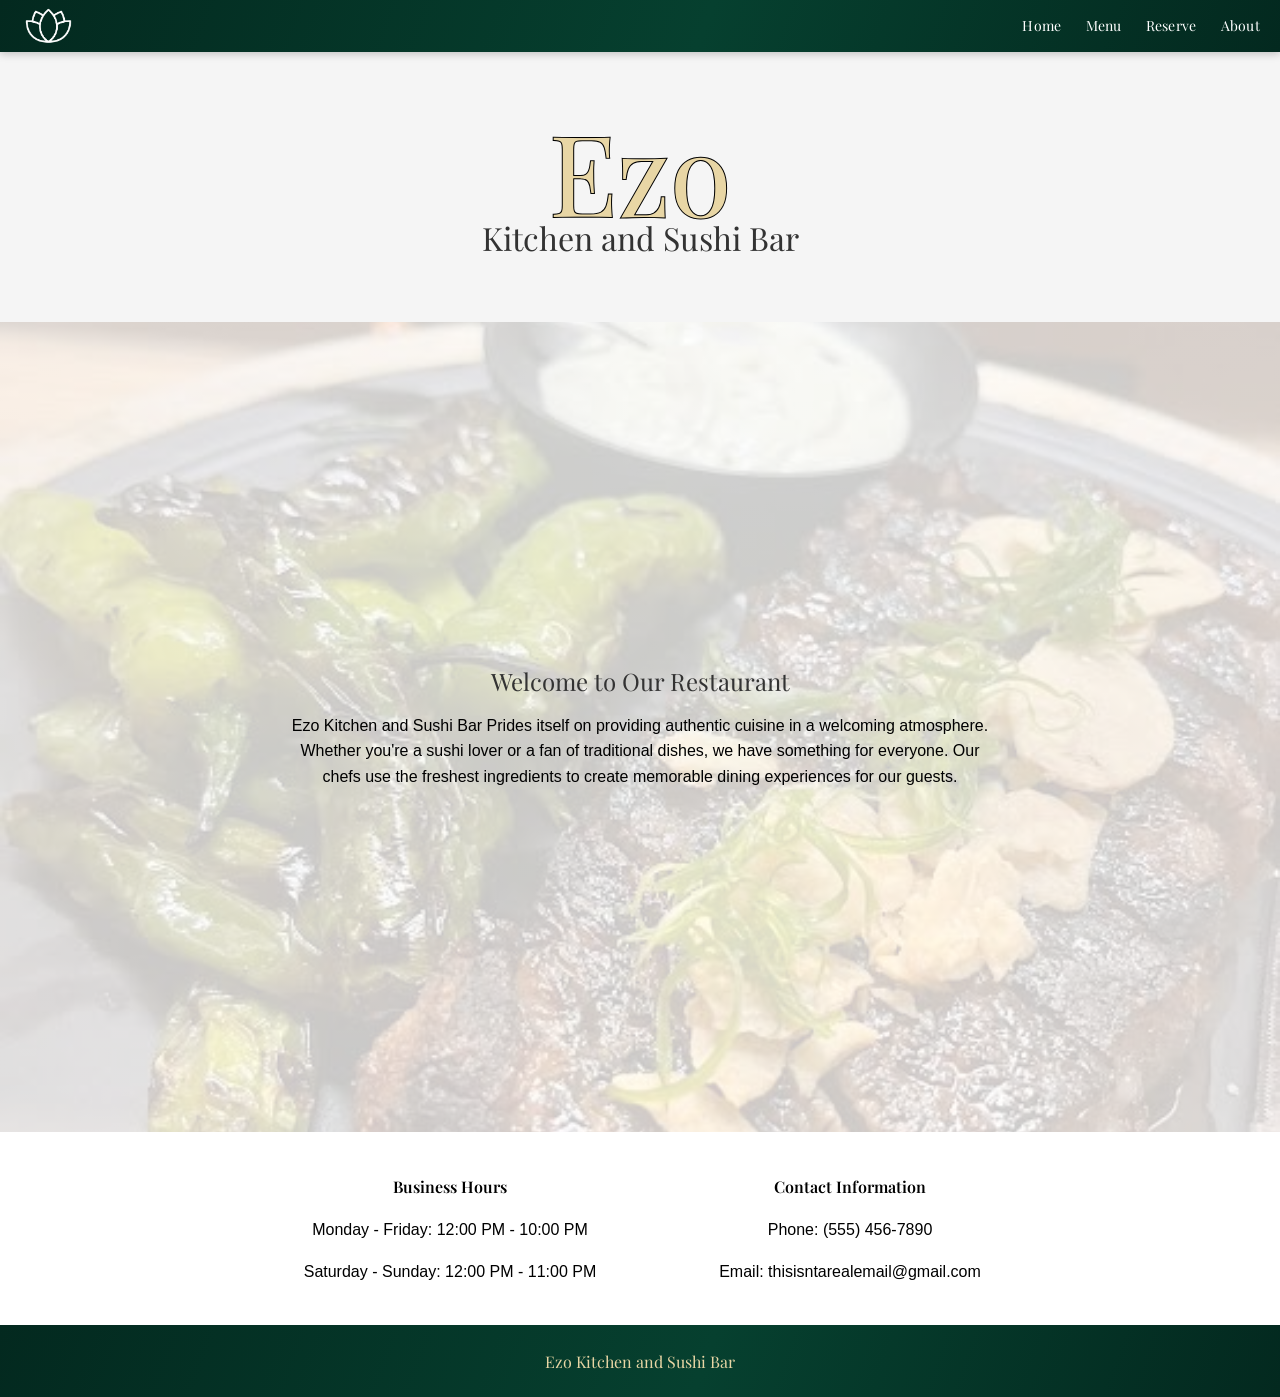
<file: index.html>
<!DOCTYPE html>
<html lang="en">
<head>
    <meta charset="UTF-8">
    <meta name="viewport" content="width=device-width, initial-scale=1.0">
    <title>Ezo Kitchen and Sushi Bar Hub</title>
    <link rel="preconnect" href="https://fonts.googleapis.com">
    <link rel="preconnect" href="https://fonts.gstatic.com" crossorigin>
    <link href="https://fonts.googleapis.com/css2?family=Playfair+Display:wght@400;500;600;700&display=swap" rel="stylesheet">
    <link rel="stylesheet" href="style.css">
</head>
<body>
    <!-- Navigation Bar -->
<div class="navbar">
    <div class="logo">
        <a href="index.html" aria-label="Ezo Kitchen and Sushi Bar home">
            <img src="lotus_logo_white.png" alt="Restaurant Logo">
        </a>
    </div>

    <ul>
        <li><a href="index.html">Home</a></li>
        <li><a href="menu.html">Menu</a></li>
        <li><a href="reserve.html">Reserve</a></li>
        <li><a href="about.html">About</a></li>
    </ul>
</div>

<!-- Hero Section -->
<div class="hero-section" id="home">
    <div class="hero-title-group">
        <h1>Ezo</h1>
        <h1>Kitchen and Sushi Bar</h1>
    </div>
</div>

<!-- Content Section -->
<div class="content" id="menu">
    <div class="text-module" id="about">
        <h2>Welcome to Our Restaurant</h2>
        <p>Ezo Kitchen and Sushi Bar Prides itself on providing authentic cuisine in a welcoming atmosphere.
            Whether you're a sushi lover or a fan of traditional dishes, we have something for everyone. Our chefs use the freshest ingredients to create memorable dining experiences for our guests.
        </p>
    </div>
</div>

<div id="reserve"></div>

<table id="info">
    <tr>
        <th>Business Hours</th>
        <th>Contact Information</th>
    </tr>

    <tr>
        <td>Monday - Friday: 12:00 PM - 10:00 PM</td>
        <td>Phone: (555) 456-7890</td>
    </tr>
    <tr>
        <td>Saturday - Sunday: 12:00 PM - 11:00 PM</td>
        <td>Email: thisisntarealemail@gmail.com</td>
    </tr>
</table>

<footer class="site-footer">
    <p>Ezo Kitchen and Sushi Bar</p>
</footer>
</body>
</html>
</file>
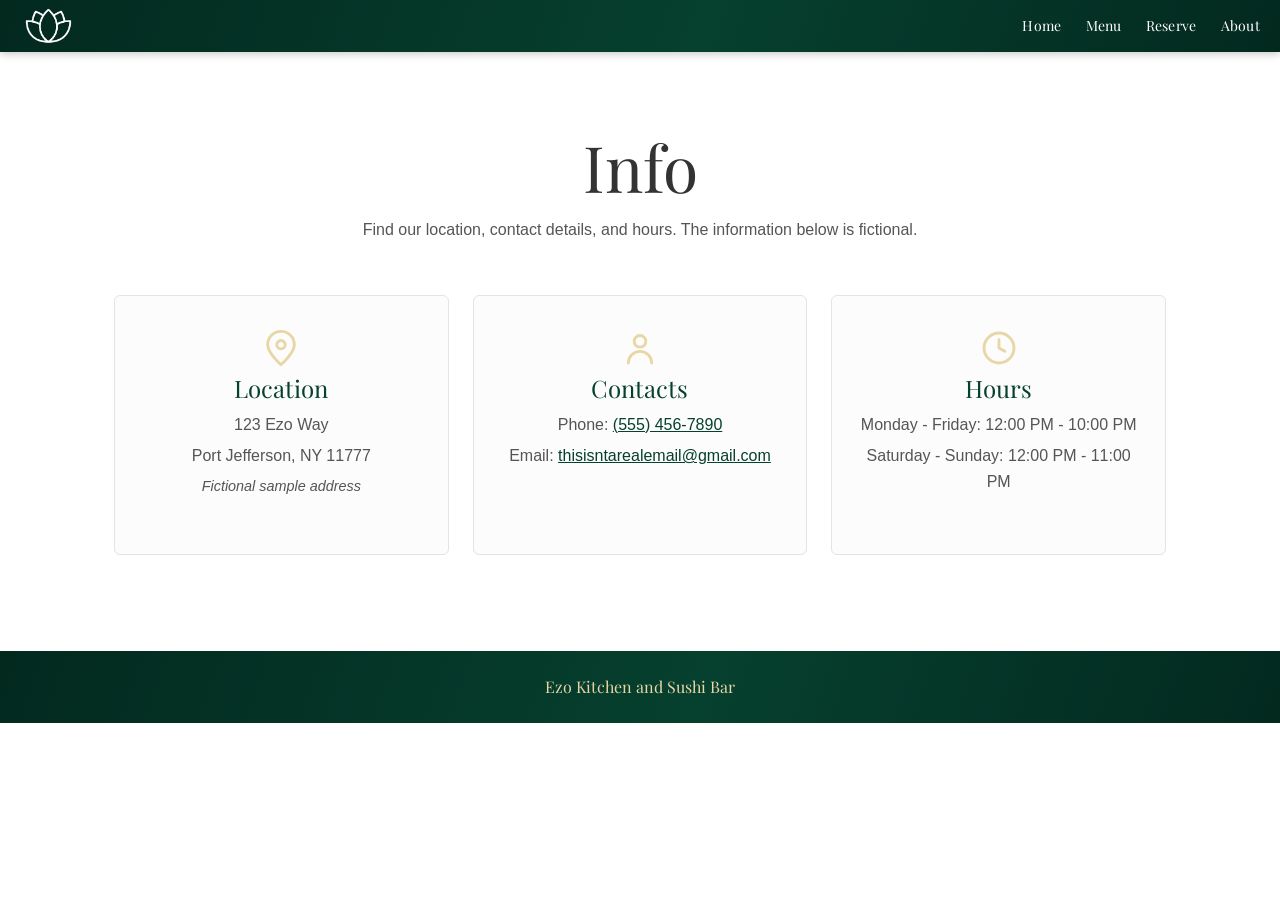
<file: about.html>
<!DOCTYPE html>
<html lang="en">
<head>
    <meta charset="UTF-8">
    <meta name="viewport" content="width=device-width, initial-scale=1.0">
    <title>About | Ezo Kitchen and Sushi Bar</title>
    <link rel="preconnect" href="https://fonts.googleapis.com">
    <link rel="preconnect" href="https://fonts.gstatic.com" crossorigin>
    <link href="https://fonts.googleapis.com/css2?family=Playfair+Display:wght@400;500;600;700&display=swap" rel="stylesheet">
    <link rel="stylesheet" href="style.css">
</head>
<body>
    <div class="navbar">
        <div class="logo">
            <a href="index.html" aria-label="Ezo Kitchen and Sushi Bar home">
                <img src="lotus_logo_white.png" alt="Restaurant Logo">
            </a>
        </div>
        <ul>
            <li><a href="index.html">Home</a></li>
            <li><a href="menu.html">Menu</a></li>
            <li><a href="reserve.html">Reserve</a></li>
            <li><a href="about.html">About</a></li>
        </ul>
    </div>

    <main class="info-page">
        <header class="info-heading">
            <h1>Info</h1>
            <p>Find our location, contact details, and hours. The information below is fictional.</p>
        </header>

        <div class="info-grid">
            <section class="info-card">
                <svg class="info-icon" viewBox="0 0 24 24" aria-hidden="true" focusable="false">
                    <path d="M20 10c0 5-8 12-8 12S4 15 4 10a8 8 0 1 1 16 0Z"></path>
                    <circle cx="12" cy="10" r="2.5"></circle>
                </svg>
                <h2>Location</h2>
                <p>123 Ezo Way</p>
                <p>Port Jefferson, NY 11777</p>
                <p class="info-note">Fictional sample address</p>
            </section>

            <section class="info-card">
                <svg class="info-icon" viewBox="0 0 24 24" aria-hidden="true" focusable="false">
                    <circle cx="12" cy="8" r="3.5"></circle>
                    <path d="M5 21a7 7 0 0 1 14 0"></path>
                </svg>
                <h2>Contacts</h2>
                <p>Phone: <a href="tel:+15554567890">(555) 456-7890</a></p>
                <p>Email: <a href="mailto:thisisntarealemail@gmail.com">thisisntarealemail@gmail.com</a></p>
            </section>

            <section class="info-card">
                <svg class="info-icon" viewBox="0 0 24 24" aria-hidden="true" focusable="false">
                    <circle cx="12" cy="12" r="9"></circle>
                    <path d="M12 7v5l3.5 2"></path>
                </svg>
                <h2>Hours</h2>
                <p>Monday - Friday: 12:00 PM - 10:00 PM</p>
                <p>Saturday - Sunday: 12:00 PM - 11:00 PM</p>
            </section>
        </div>
    </main>

    <footer class="site-footer">
        <p>Ezo Kitchen and Sushi Bar</p>
    </footer>
</body>
</html>
</file>
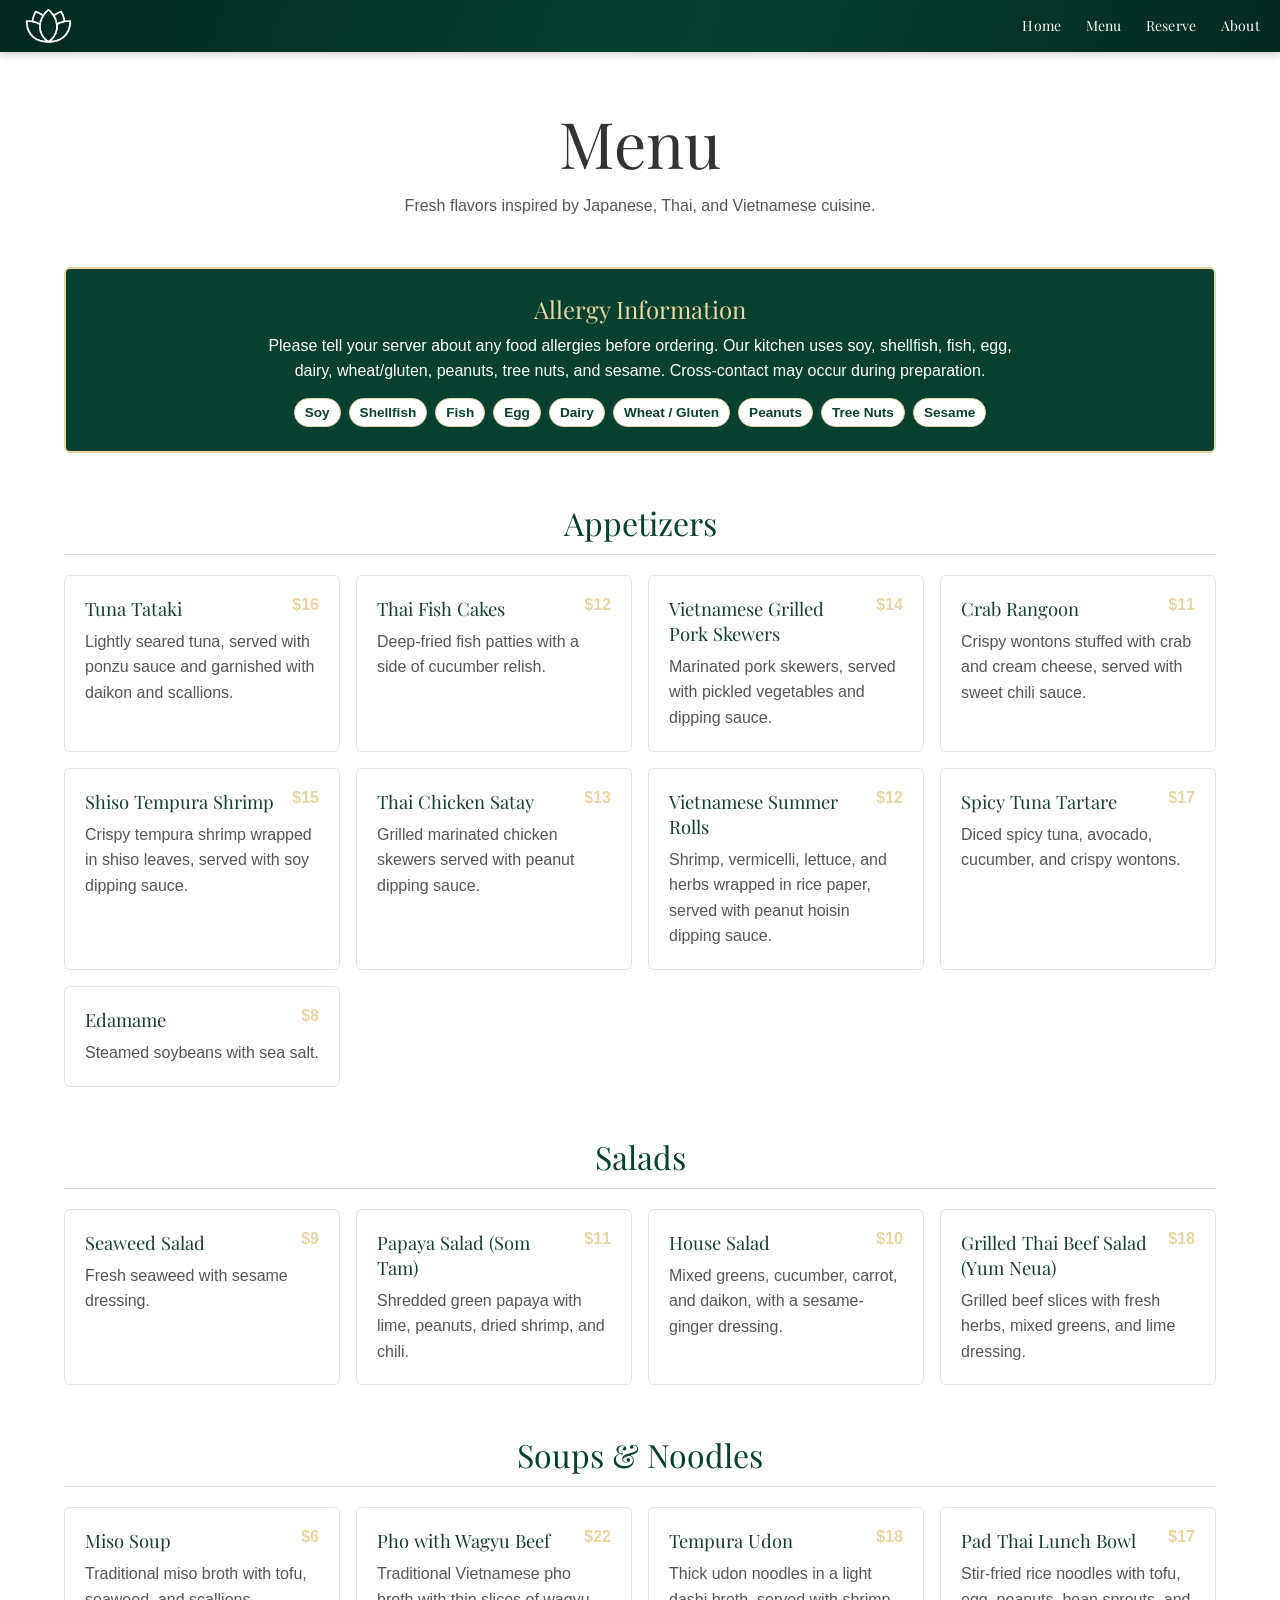
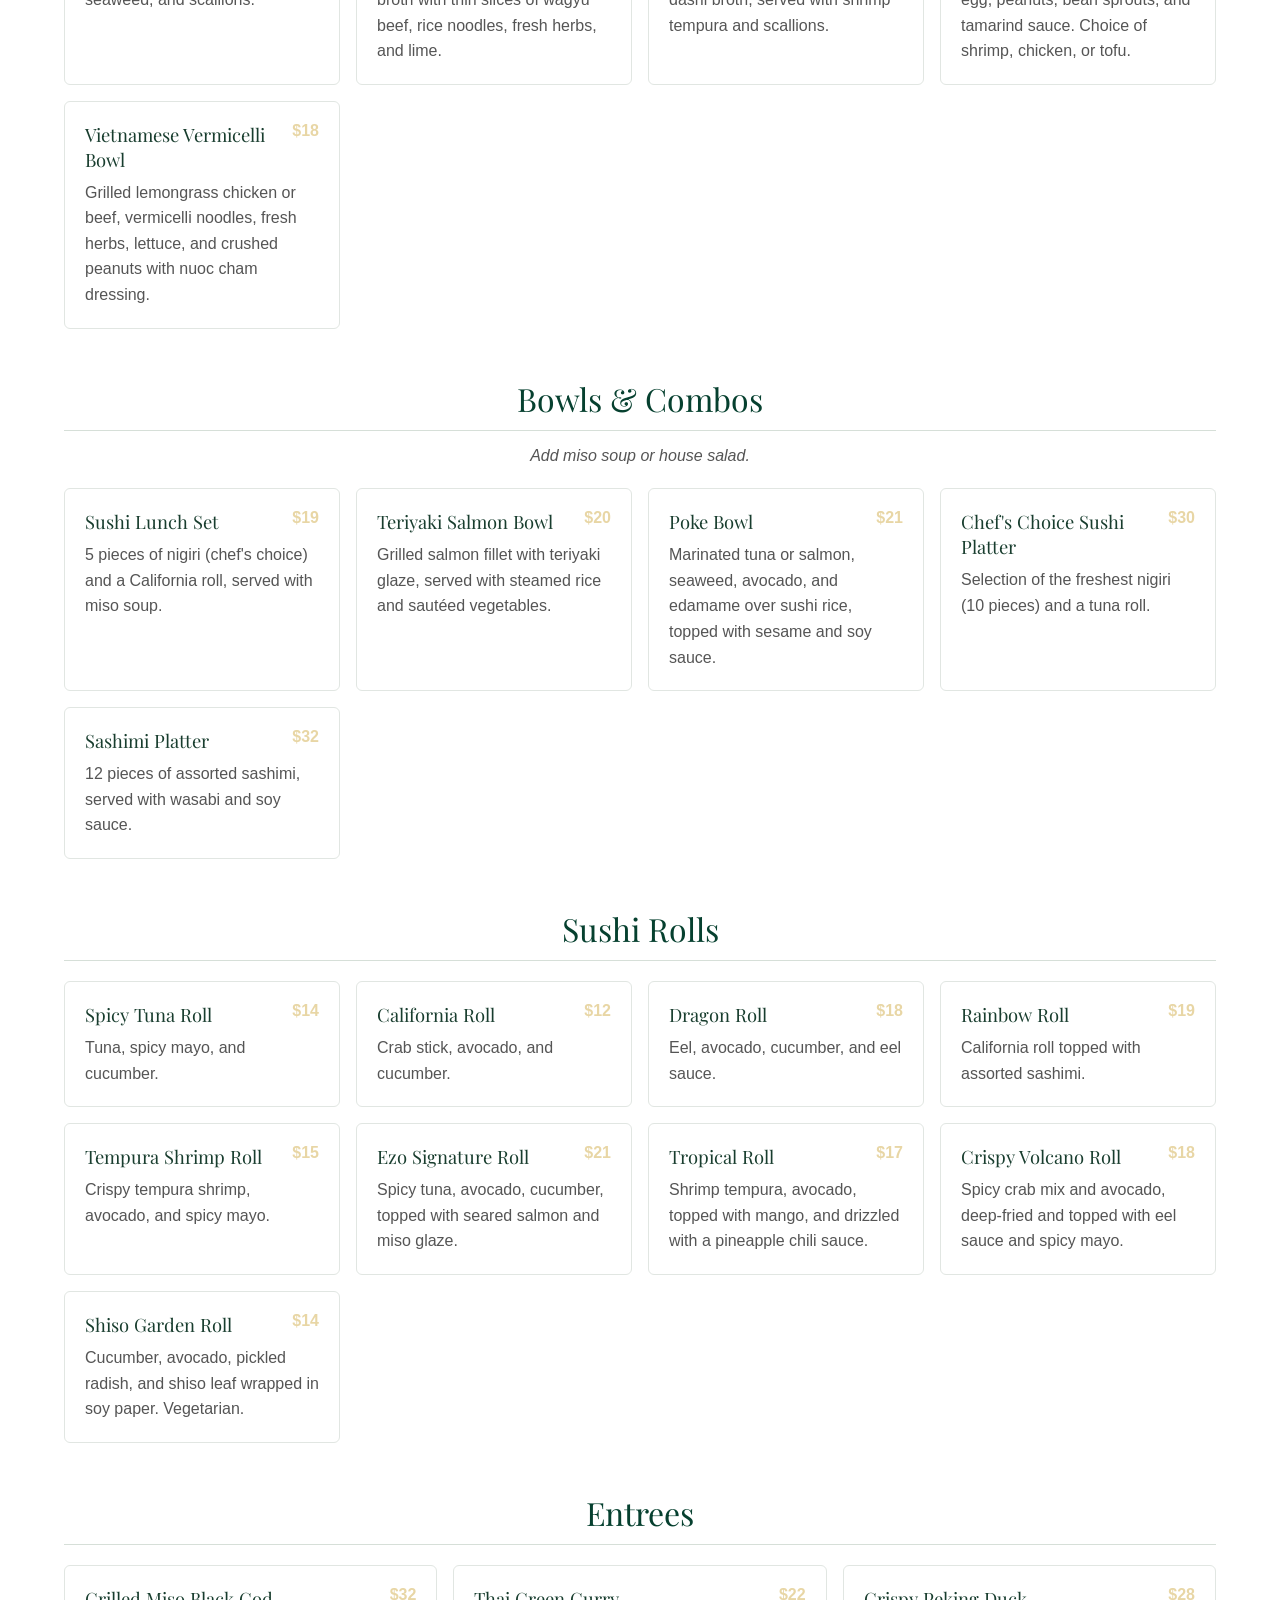
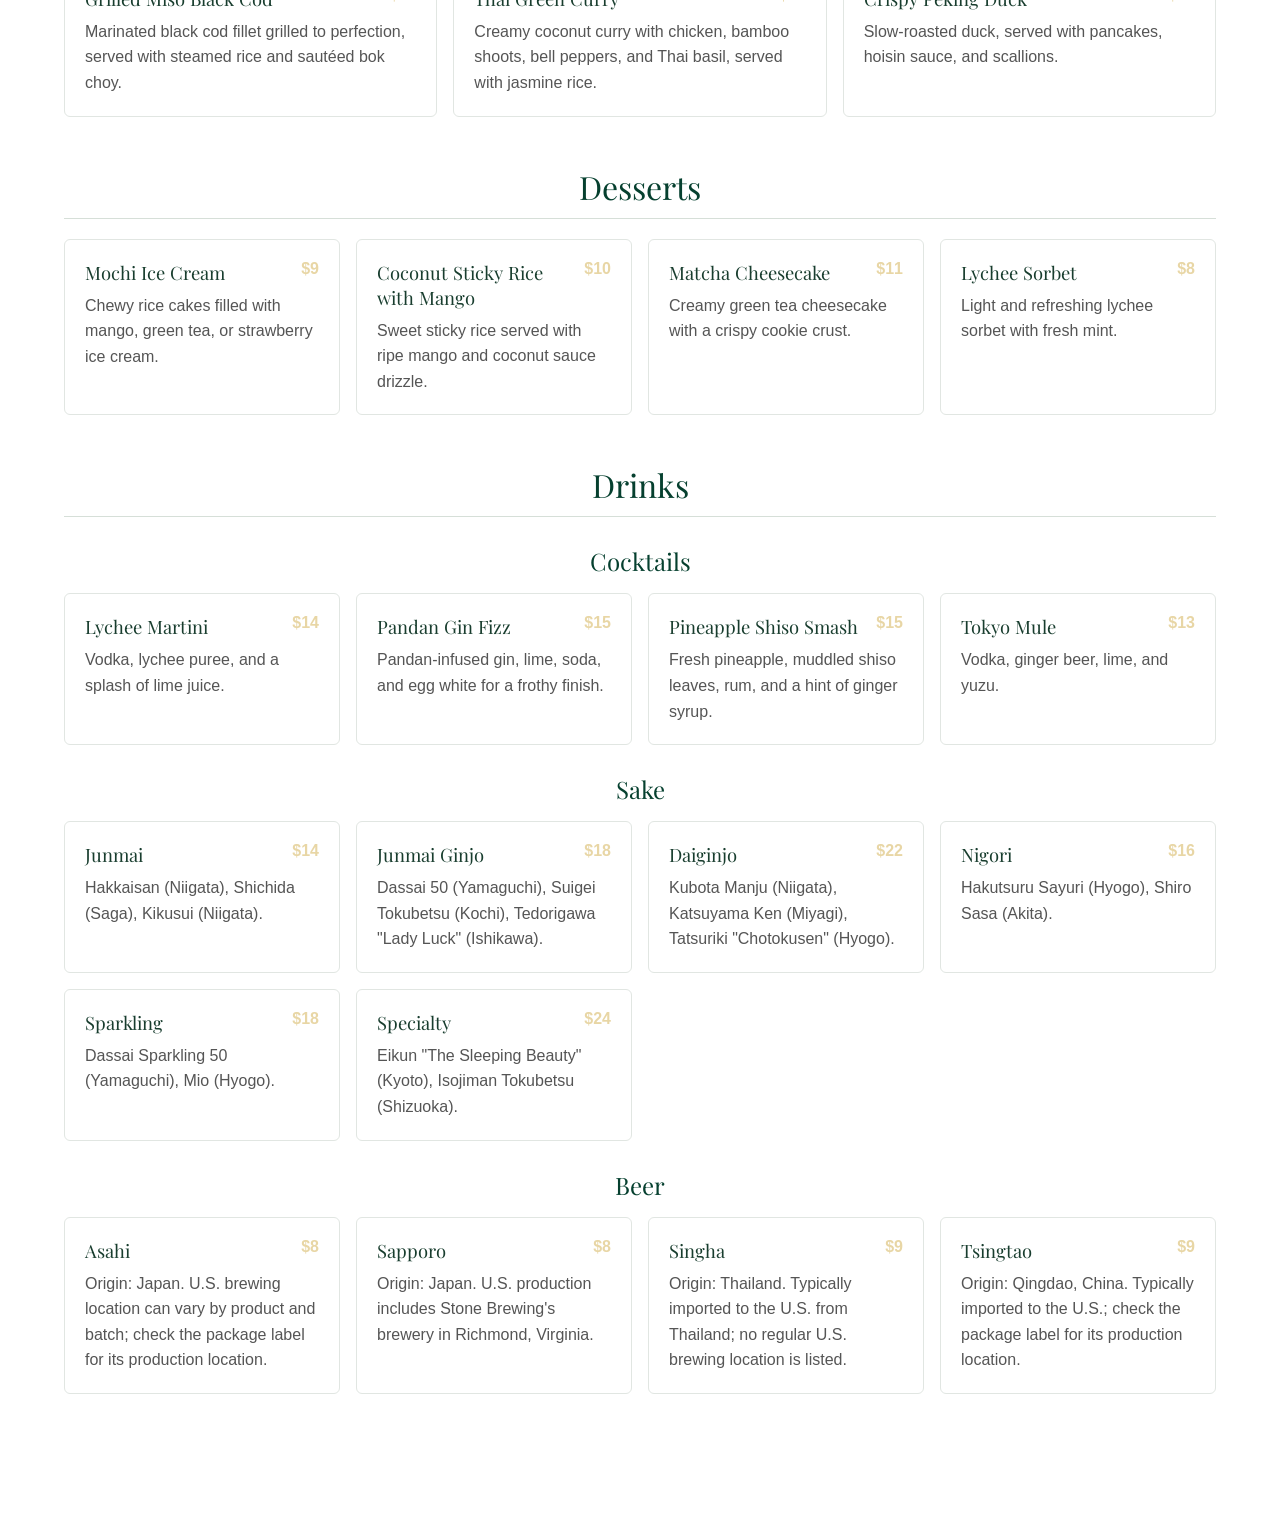
<file: menu.html>
<!DOCTYPE html>
<html lang="en">
<head>
    <meta charset="UTF-8">
    <meta name="viewport" content="width=device-width, initial-scale=1.0">
    <title>Menu | Ezo Kitchen and Sushi Bar</title>
    <link rel="preconnect" href="https://fonts.googleapis.com">
    <link rel="preconnect" href="https://fonts.gstatic.com" crossorigin>
    <link href="https://fonts.googleapis.com/css2?family=Playfair+Display:wght@400;500;600;700&display=swap" rel="stylesheet">
    <link rel="stylesheet" href="style.css">
</head>
<body>
    <div class="navbar">
        <div class="logo">
            <a href="index.html" aria-label="Ezo Kitchen and Sushi Bar home">
                <img src="lotus_logo_white.png" alt="Restaurant Logo">
            </a>
        </div>
        <ul>
            <li><a href="index.html">Home</a></li>
            <li><a href="menu.html">Menu</a></li>
            <li><a href="reserve.html">Reserve</a></li>
            <li><a href="about.html">About</a></li>
        </ul>
    </div>

    <main class="menu-page">
        <header class="menu-heading">
            <h1>Menu</h1>
            <p>Fresh flavors inspired by Japanese, Thai, and Vietnamese cuisine.</p>
        </header>

        <aside class="allergy-info" aria-labelledby="allergy-heading">
            <h2 id="allergy-heading">Allergy Information</h2>
            <p>Please tell your server about any food allergies before ordering.
                Our kitchen uses soy, shellfish, fish, egg, dairy, wheat/gluten, peanuts,
                tree nuts, and sesame. Cross-contact may occur during preparation.</p>
            <div class="allergen-key" aria-label="Common allergens">
                <span>Soy</span>
                <span>Shellfish</span>
                <span>Fish</span>
                <span>Egg</span>
                <span>Dairy</span>
                <span>Wheat / Gluten</span>
                <span>Peanuts</span>
                <span>Tree Nuts</span>
                <span>Sesame</span>
            </div>
        </aside>

        <section class="menu-category">
            <h2>Appetizers</h2>
            <div class="menu-grid">
                <article class="menu-item"><div class="menu-item-header"><h3>Tuna Tataki</h3><span class="menu-price">$16</span></div><p>Lightly seared tuna, served with ponzu sauce and garnished with daikon and scallions.</p></article>
                <article class="menu-item"><div class="menu-item-header"><h3>Thai Fish Cakes</h3><span class="menu-price">$12</span></div><p>Deep-fried fish patties with a side of cucumber relish.</p></article>
                <article class="menu-item"><div class="menu-item-header"><h3>Vietnamese Grilled Pork Skewers</h3><span class="menu-price">$14</span></div><p>Marinated pork skewers, served with pickled vegetables and dipping sauce.</p></article>
                <article class="menu-item"><div class="menu-item-header"><h3>Crab Rangoon</h3><span class="menu-price">$11</span></div><p>Crispy wontons stuffed with crab and cream cheese, served with sweet chili sauce.</p></article>
                <article class="menu-item"><div class="menu-item-header"><h3>Shiso Tempura Shrimp</h3><span class="menu-price">$15</span></div><p>Crispy tempura shrimp wrapped in shiso leaves, served with soy dipping sauce.</p></article>
                <article class="menu-item"><div class="menu-item-header"><h3>Thai Chicken Satay</h3><span class="menu-price">$13</span></div><p>Grilled marinated chicken skewers served with peanut dipping sauce.</p></article>
                <article class="menu-item"><div class="menu-item-header"><h3>Vietnamese Summer Rolls</h3><span class="menu-price">$12</span></div><p>Shrimp, vermicelli, lettuce, and herbs wrapped in rice paper, served with peanut hoisin dipping sauce.</p></article>
                <article class="menu-item"><div class="menu-item-header"><h3>Spicy Tuna Tartare</h3><span class="menu-price">$17</span></div><p>Diced spicy tuna, avocado, cucumber, and crispy wontons.</p></article>
                <article class="menu-item"><div class="menu-item-header"><h3>Edamame</h3><span class="menu-price">$8</span></div><p>Steamed soybeans with sea salt.</p></article>
            </div>
        </section>

        <section class="menu-category">
            <h2>Salads</h2>
            <div class="menu-grid">
                <article class="menu-item"><div class="menu-item-header"><h3>Seaweed Salad</h3><span class="menu-price">$9</span></div><p>Fresh seaweed with sesame dressing.</p></article>
                <article class="menu-item"><div class="menu-item-header"><h3>Papaya Salad (Som Tam)</h3><span class="menu-price">$11</span></div><p>Shredded green papaya with lime, peanuts, dried shrimp, and chili.</p></article>
                <article class="menu-item"><div class="menu-item-header"><h3>House Salad</h3><span class="menu-price">$10</span></div><p>Mixed greens, cucumber, carrot, and daikon, with a sesame-ginger dressing.</p></article>
                <article class="menu-item"><div class="menu-item-header"><h3>Grilled Thai Beef Salad (Yum Neua)</h3><span class="menu-price">$18</span></div><p>Grilled beef slices with fresh herbs, mixed greens, and lime dressing.</p></article>
            </div>
        </section>

        <section class="menu-category">
            <h2>Soups &amp; Noodles</h2>
            <div class="menu-grid">
                <article class="menu-item"><div class="menu-item-header"><h3>Miso Soup</h3><span class="menu-price">$6</span></div><p>Traditional miso broth with tofu, seaweed, and scallions.</p></article>
                <article class="menu-item"><div class="menu-item-header"><h3>Pho with Wagyu Beef</h3><span class="menu-price">$22</span></div><p>Traditional Vietnamese pho broth with thin slices of wagyu beef, rice noodles, fresh herbs, and lime.</p></article>
                <article class="menu-item"><div class="menu-item-header"><h3>Tempura Udon</h3><span class="menu-price">$18</span></div><p>Thick udon noodles in a light dashi broth, served with shrimp tempura and scallions.</p></article>
                <article class="menu-item"><div class="menu-item-header"><h3>Pad Thai Lunch Bowl</h3><span class="menu-price">$17</span></div><p>Stir-fried rice noodles with tofu, egg, peanuts, bean sprouts, and tamarind sauce. Choice of shrimp, chicken, or tofu.</p></article>
                <article class="menu-item"><div class="menu-item-header"><h3>Vietnamese Vermicelli Bowl</h3><span class="menu-price">$18</span></div><p>Grilled lemongrass chicken or beef, vermicelli noodles, fresh herbs, lettuce, and crushed peanuts with nuoc cham dressing.</p></article>
            </div>
        </section>

        <section class="menu-category">
            <h2>Bowls &amp; Combos</h2>
            <p class="menu-note">Add miso soup or house salad.</p>
            <div class="menu-grid">
                <article class="menu-item"><div class="menu-item-header"><h3>Sushi Lunch Set</h3><span class="menu-price">$19</span></div><p>5 pieces of nigiri (chef's choice) and a California roll, served with miso soup.</p></article>
                <article class="menu-item"><div class="menu-item-header"><h3>Teriyaki Salmon Bowl</h3><span class="menu-price">$20</span></div><p>Grilled salmon fillet with teriyaki glaze, served with steamed rice and sautéed vegetables.</p></article>
                <article class="menu-item"><div class="menu-item-header"><h3>Poke Bowl</h3><span class="menu-price">$21</span></div><p>Marinated tuna or salmon, seaweed, avocado, and edamame over sushi rice, topped with sesame and soy sauce.</p></article>
                <article class="menu-item"><div class="menu-item-header"><h3>Chef's Choice Sushi Platter</h3><span class="menu-price">$30</span></div><p>Selection of the freshest nigiri (10 pieces) and a tuna roll.</p></article>
                <article class="menu-item"><div class="menu-item-header"><h3>Sashimi Platter</h3><span class="menu-price">$32</span></div><p>12 pieces of assorted sashimi, served with wasabi and soy sauce.</p></article>
            </div>
        </section>

        <section class="menu-category">
            <h2>Sushi Rolls</h2>
            <div class="menu-grid">
                <article class="menu-item"><div class="menu-item-header"><h3>Spicy Tuna Roll</h3><span class="menu-price">$14</span></div><p>Tuna, spicy mayo, and cucumber.</p></article>
                <article class="menu-item"><div class="menu-item-header"><h3>California Roll</h3><span class="menu-price">$12</span></div><p>Crab stick, avocado, and cucumber.</p></article>
                <article class="menu-item"><div class="menu-item-header"><h3>Dragon Roll</h3><span class="menu-price">$18</span></div><p>Eel, avocado, cucumber, and eel sauce.</p></article>
                <article class="menu-item"><div class="menu-item-header"><h3>Rainbow Roll</h3><span class="menu-price">$19</span></div><p>California roll topped with assorted sashimi.</p></article>
                <article class="menu-item"><div class="menu-item-header"><h3>Tempura Shrimp Roll</h3><span class="menu-price">$15</span></div><p>Crispy tempura shrimp, avocado, and spicy mayo.</p></article>
                <article class="menu-item"><div class="menu-item-header"><h3>Ezo Signature Roll</h3><span class="menu-price">$21</span></div><p>Spicy tuna, avocado, cucumber, topped with seared salmon and miso glaze.</p></article>
                <article class="menu-item"><div class="menu-item-header"><h3>Tropical Roll</h3><span class="menu-price">$17</span></div><p>Shrimp tempura, avocado, topped with mango, and drizzled with a pineapple chili sauce.</p></article>
                <article class="menu-item"><div class="menu-item-header"><h3>Crispy Volcano Roll</h3><span class="menu-price">$18</span></div><p>Spicy crab mix and avocado, deep-fried and topped with eel sauce and spicy mayo.</p></article>
                <article class="menu-item"><div class="menu-item-header"><h3>Shiso Garden Roll</h3><span class="menu-price">$14</span></div><p>Cucumber, avocado, pickled radish, and shiso leaf wrapped in soy paper. Vegetarian.</p></article>
            </div>
        </section>

        <section class="menu-category">
            <h2>Entrees</h2>
            <div class="menu-grid">
                <article class="menu-item"><div class="menu-item-header"><h3>Grilled Miso Black Cod</h3><span class="menu-price">$32</span></div><p>Marinated black cod fillet grilled to perfection, served with steamed rice and sautéed bok choy.</p></article>
                <article class="menu-item"><div class="menu-item-header"><h3>Thai Green Curry</h3><span class="menu-price">$22</span></div><p>Creamy coconut curry with chicken, bamboo shoots, bell peppers, and Thai basil, served with jasmine rice.</p></article>
                <article class="menu-item"><div class="menu-item-header"><h3>Crispy Peking Duck</h3><span class="menu-price">$28</span></div><p>Slow-roasted duck, served with pancakes, hoisin sauce, and scallions.</p></article>
            </div>
        </section>

        <section class="menu-category">
            <h2>Desserts</h2>
            <div class="menu-grid">
                <article class="menu-item"><div class="menu-item-header"><h3>Mochi Ice Cream</h3><span class="menu-price">$9</span></div><p>Chewy rice cakes filled with mango, green tea, or strawberry ice cream.</p></article>
                <article class="menu-item"><div class="menu-item-header"><h3>Coconut Sticky Rice with Mango</h3><span class="menu-price">$10</span></div><p>Sweet sticky rice served with ripe mango and coconut sauce drizzle.</p></article>
                <article class="menu-item"><div class="menu-item-header"><h3>Matcha Cheesecake</h3><span class="menu-price">$11</span></div><p>Creamy green tea cheesecake with a crispy cookie crust.</p></article>
                <article class="menu-item"><div class="menu-item-header"><h3>Lychee Sorbet</h3><span class="menu-price">$8</span></div><p>Light and refreshing lychee sorbet with fresh mint.</p></article>
            </div>
        </section>

        <section class="menu-category">
            <h2>Drinks</h2>
            <h3 class="menu-subheading">Cocktails</h3>
            <div class="menu-grid">
                <article class="menu-item"><div class="menu-item-header"><h3>Lychee Martini</h3><span class="menu-price">$14</span></div><p>Vodka, lychee puree, and a splash of lime juice.</p></article>
                <article class="menu-item"><div class="menu-item-header"><h3>Pandan Gin Fizz</h3><span class="menu-price">$15</span></div><p>Pandan-infused gin, lime, soda, and egg white for a frothy finish.</p></article>
                <article class="menu-item"><div class="menu-item-header"><h3>Pineapple Shiso Smash</h3><span class="menu-price">$15</span></div><p>Fresh pineapple, muddled shiso leaves, rum, and a hint of ginger syrup.</p></article>
                <article class="menu-item"><div class="menu-item-header"><h3>Tokyo Mule</h3><span class="menu-price">$13</span></div><p>Vodka, ginger beer, lime, and yuzu.</p></article>
            </div>

            <h3 class="menu-subheading">Sake</h3>
            <div class="menu-grid">
                <article class="menu-item"><div class="menu-item-header"><h4>Junmai</h4><span class="menu-price">$14</span></div><p>Hakkaisan (Niigata), Shichida (Saga), Kikusui (Niigata).</p></article>
                <article class="menu-item"><div class="menu-item-header"><h4>Junmai Ginjo</h4><span class="menu-price">$18</span></div><p>Dassai 50 (Yamaguchi), Suigei Tokubetsu (Kochi), Tedorigawa "Lady Luck" (Ishikawa).</p></article>
                <article class="menu-item"><div class="menu-item-header"><h4>Daiginjo</h4><span class="menu-price">$22</span></div><p>Kubota Manju (Niigata), Katsuyama Ken (Miyagi), Tatsuriki "Chotokusen" (Hyogo).</p></article>
                <article class="menu-item"><div class="menu-item-header"><h4>Nigori</h4><span class="menu-price">$16</span></div><p>Hakutsuru Sayuri (Hyogo), Shiro Sasa (Akita).</p></article>
                <article class="menu-item"><div class="menu-item-header"><h4>Sparkling</h4><span class="menu-price">$18</span></div><p>Dassai Sparkling 50 (Yamaguchi), Mio (Hyogo).</p></article>
                <article class="menu-item"><div class="menu-item-header"><h4>Specialty</h4><span class="menu-price">$24</span></div><p>Eikun "The Sleeping Beauty" (Kyoto), Isojiman Tokubetsu (Shizuoka).</p></article>
            </div>

            <h3 class="menu-subheading">Beer</h3>
            <div class="menu-grid">
                <article class="menu-item">
                    <div class="menu-item-header"><h4>Asahi</h4><span class="menu-price">$8</span></div>
                    <p>Origin: Japan. U.S. brewing location can vary by product and batch; check the package label for its production location.</p>
                </article>
                <article class="menu-item">
                    <div class="menu-item-header"><h4>Sapporo</h4><span class="menu-price">$8</span></div>
                    <p>Origin: Japan. U.S. production includes Stone Brewing's brewery in Richmond, Virginia.</p>
                </article>
                <article class="menu-item">
                    <div class="menu-item-header"><h4>Singha</h4><span class="menu-price">$9</span></div>
                    <p>Origin: Thailand. Typically imported to the U.S. from Thailand; no regular U.S. brewing location is listed.</p>
                </article>
                <article class="menu-item">
                    <div class="menu-item-header"><h4>Tsingtao</h4><span class="menu-price">$9</span></div>
                    <p>Origin: Qingdao, China. Typically imported to the U.S.; check the package label for its production location.</p>
                </article>
            </div>
        </section>
    </main>
</body>
</html>
</file>
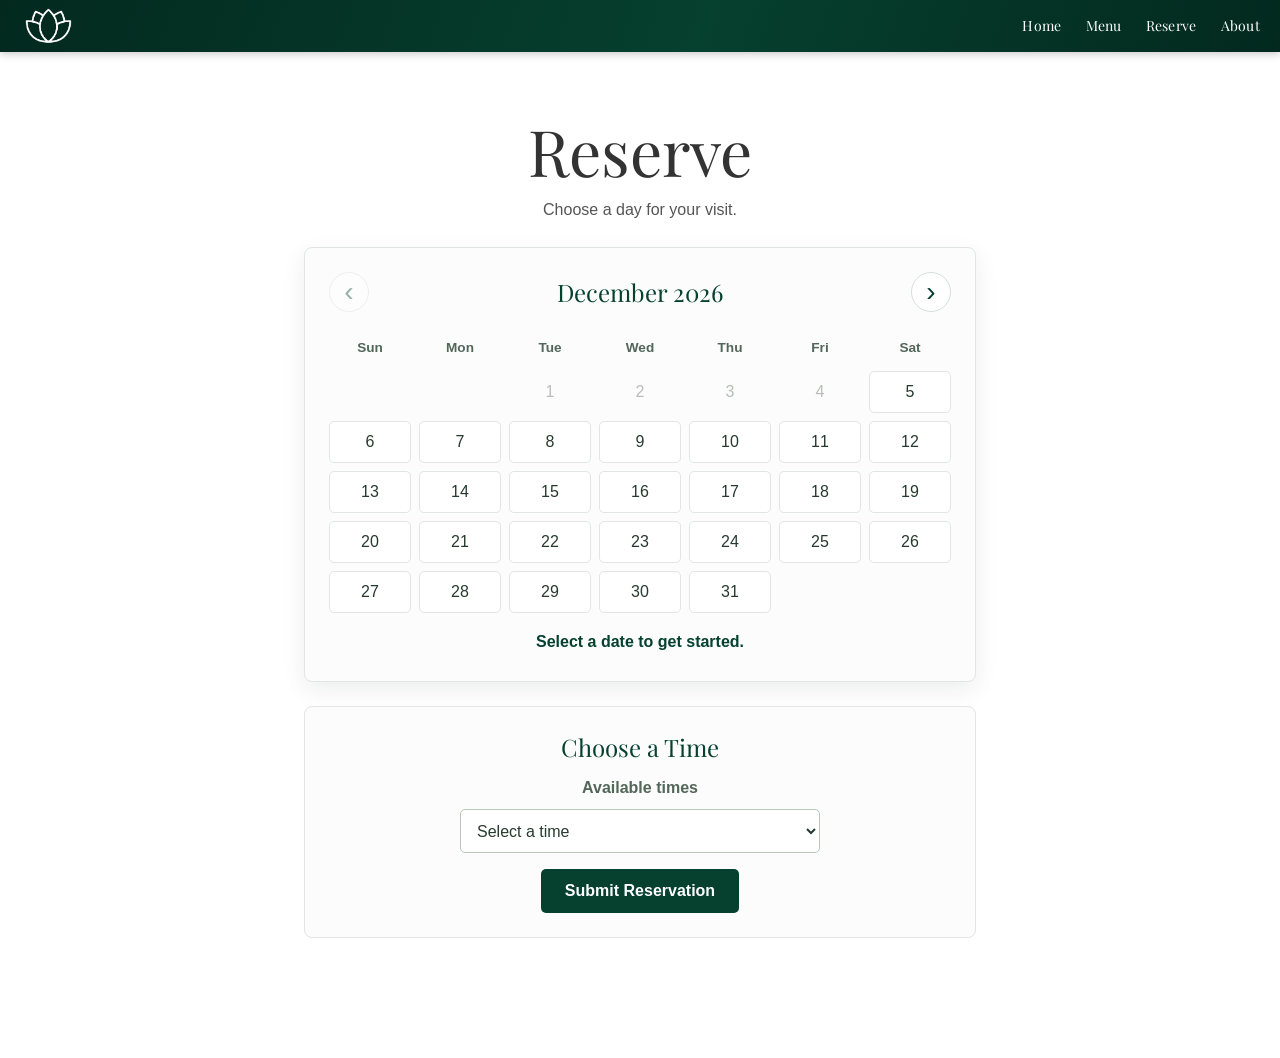
<file: reserve.html>
<!DOCTYPE html>
<html lang="en">
<head>
    <meta charset="UTF-8">
    <meta name="viewport" content="width=device-width, initial-scale=1.0">
    <title>Reserve | Ezo Kitchen and Sushi Bar</title>
    <link rel="preconnect" href="https://fonts.googleapis.com">
    <link rel="preconnect" href="https://fonts.gstatic.com" crossorigin>
    <link href="https://fonts.googleapis.com/css2?family=Playfair+Display:wght@400;500;600;700&display=swap" rel="stylesheet">
    <link rel="stylesheet" href="style.css">
</head>
<body>
    <div class="navbar">
        <div class="logo">
            <a href="index.html" aria-label="Ezo Kitchen and Sushi Bar home">
                <img src="lotus_logo_white.png" alt="Restaurant Logo">
            </a>
        </div>
        <ul>
            <li><a href="index.html">Home</a></li>
            <li><a href="menu.html">Menu</a></li>
            <li><a href="reserve.html">Reserve</a></li>
            <li><a href="about.html">About</a></li>
        </ul>
    </div>

    <main class="reserve-page">
        <h1>Reserve</h1>
        <p class="reserve-intro">Choose a day for your visit.</p>

        <section class="reservation-calendar" aria-label="Choose a reservation date">
            <div class="calendar-header">
                <button class="calendar-nav" id="previous-month" type="button" aria-label="Previous month">&lsaquo;</button>
                <h2 id="calendar-month" aria-live="polite"></h2>
                <button class="calendar-nav" id="next-month" type="button" aria-label="Next month">&rsaquo;</button>
            </div>
            <div class="calendar-grid calendar-weekdays" aria-hidden="true">
                <span>Sun</span><span>Mon</span><span>Tue</span><span>Wed</span>
                <span>Thu</span><span>Fri</span><span>Sat</span>
            </div>
            <div class="calendar-grid" id="calendar-days" role="group" aria-label="Calendar dates"></div>
            <p class="selected-date" id="selected-date" aria-live="polite">Select a date to get started.</p>
        </section>

        <form class="reservation-time" id="reservation-form" aria-labelledby="reservation-time-heading">
            <h2 id="reservation-time-heading">Choose a Time</h2>
            <label for="reservation-time">Available times</label>
            <select id="reservation-time" name="reservation-time" required>
                <option value="">Select a time</option>
                <option value="12:00">12:00 PM</option>
                <option value="12:30">12:30 PM</option>
                <option value="13:00">1:00 PM</option>
                <option value="13:30">1:30 PM</option>
                <option value="14:00">2:00 PM</option>
                <option value="14:30">2:30 PM</option>
                <option value="15:00">3:00 PM</option>
                <option value="15:30">3:30 PM</option>
                <option value="16:00">4:00 PM</option>
                <option value="16:30">4:30 PM</option>
                <option value="17:00">5:00 PM</option>
                <option value="17:30">5:30 PM</option>
                <option value="18:00">6:00 PM</option>
                <option value="18:30">6:30 PM</option>
                <option value="19:00">7:00 PM</option>
                <option value="19:30">7:30 PM</option>
                <option value="20:00">8:00 PM</option>
                <option value="20:30">8:30 PM</option>
                <option value="21:00">9:00 PM</option>
                <option value="21:30">9:30 PM</option>
                <option value="22:00">10:00 PM</option>
                <option value="22:30">10:30 PM</option>
            </select>
            <button class="reservation-submit" type="submit">Submit Reservation</button>
        </form>
        <p class="reservation-status" id="reservation-status" aria-live="polite"></p>
    </main>

    <script>
        const calendarMonth = document.getElementById("calendar-month");
        const calendarDays = document.getElementById("calendar-days");
        const selectedDateText = document.getElementById("selected-date");
        const reservationForm = document.getElementById("reservation-form");
        const reservationTime = document.getElementById("reservation-time");
        const reservationStatus = document.getElementById("reservation-status");
        const previousMonthButton = document.getElementById("previous-month");
        const nextMonthButton = document.getElementById("next-month");
        const today = new Date();
        today.setHours(0, 0, 0, 0);
        let displayedMonth = new Date(today.getFullYear(), today.getMonth(), 1);
        let selectedDate = null;

        function renderCalendar() {
            const year = displayedMonth.getFullYear();
            const month = displayedMonth.getMonth();
            const firstWeekday = new Date(year, month, 1).getDay();
            const daysInMonth = new Date(year, month + 1, 0).getDate();

            calendarMonth.textContent = displayedMonth.toLocaleDateString(undefined, {
                month: "long",
                year: "numeric"
            });
            calendarDays.replaceChildren();

            for (let blankDay = 0; blankDay < firstWeekday; blankDay += 1) {
                const blank = document.createElement("span");
                blank.className = "calendar-empty";
                blank.setAttribute("aria-hidden", "true");
                calendarDays.appendChild(blank);
            }

            for (let day = 1; day <= daysInMonth; day += 1) {
                const date = new Date(year, month, day);
                const dateButton = document.createElement("button");
                const dateKey = `${year}-${String(month + 1).padStart(2, "0")}-${String(day).padStart(2, "0")}`;
                dateButton.type = "button";
                dateButton.className = "calendar-day";
                dateButton.textContent = day;
                dateButton.setAttribute("aria-label", date.toLocaleDateString(undefined, {
                    dateStyle: "full"
                }));
                dateButton.setAttribute("aria-pressed", String(selectedDate === dateKey));
                dateButton.disabled = date < today;

                if (selectedDate === dateKey) {
                    dateButton.classList.add("is-selected");
                }

                dateButton.addEventListener("click", function () {
                    selectedDate = dateKey;
                    selectedDateText.textContent = `Selected date: ${date.toLocaleDateString(undefined, {
                        weekday: "long",
                        month: "long",
                        day: "numeric",
                        year: "numeric"
                    })}`;
                    renderCalendar();
                });
                calendarDays.appendChild(dateButton);
            }

            previousMonthButton.disabled =
                year === today.getFullYear() && month === today.getMonth();
        }

        previousMonthButton.addEventListener("click", function () {
            displayedMonth = new Date(displayedMonth.getFullYear(), displayedMonth.getMonth() - 1, 1);
            renderCalendar();
        });

        nextMonthButton.addEventListener("click", function () {
            displayedMonth = new Date(displayedMonth.getFullYear(), displayedMonth.getMonth() + 1, 1);
            renderCalendar();
        });

        reservationForm.addEventListener("submit", function (event) {
            event.preventDefault();

            if (!selectedDate) {
                selectedDateText.textContent = "Please select a date on the calendar first.";
                return;
            }

            const [year, month, day] = selectedDate.split("-").map(Number);
            const date = new Date(year, month - 1, day);
            const formattedDate = date.toLocaleDateString(undefined, {
                weekday: "long",
                month: "long",
                day: "numeric",
                year: "numeric"
            });
            const selectedTime = reservationTime.options[reservationTime.selectedIndex].text;
            reservationStatus.textContent =
                `Demo reservation selected for ${formattedDate} at ${selectedTime}.`;
        });

        renderCalendar();
    </script>
</body>
</html>
</file>
<file: style.css>
/* Basic Reset - removes default browser spacing */
* {
    margin: 0;
    padding: 0;
    box-sizing: border-box;
}
body{
    font-family: Arial, sans-serif;
    background-color: #fff;
    padding: 0;
    margin: 0;
}
.hero-section {
    position: relative;
    width: 100%;
    height: 30vh;
    min-height: 220px;
    background-color: #f5f5f5;
    display: flex;
    align-items: center;
    justify-content: center;
    margin-top: 0;
}

.hero-title-group {
    display: flex;
    flex-direction: column;
    align-items: center;
    gap: 0.1em;
}

.hero-title-group h1 {
    margin: 0;
    line-height: 0.9;
}

.hero-title-group h1:first-child {
    font-size: clamp(4rem, 9vw, 7rem);
    color: #e8d6a5;
    -webkit-text-stroke: 2px #000;
    paint-order: stroke fill;
}
.navbar {
    position: sticky;
    top: 0;
    left: 0;
    width: 100%;
    height: 52px;
    background: linear-gradient(110deg, #03291f, #06402f 55%, #03291f);
    box-shadow: 0 2px 8px rgba(0, 0, 0, 0.22);
    display: flex;
    align-items: center;
    justify-content: space-between;
    padding: 0 20px;
    z-index: 10;
    box-sizing: border-box;
}

.navbar ul {
    display: flex;
    align-items: center;
    gap: 24px;
    list-style: none;
    margin: 0;
    padding: 0;
    height: 100%;
}

.navbar li {
    display: flex;
    align-items: center;
    height: 100%;
}

.navbar a {
    display: inline-flex;
    align-items: center;
    justify-content: center;
    font-family: "Playfair Display", Georgia, serif;
    color: #fff;
    text-decoration: none;
    font-size: 14px;
    line-height: 1;
    letter-spacing: 0.02em;
    padding: 10px 0;
    min-height: 100%;
}

.navbar a:hover,
.navbar a:focus,
.navbar a:active {
    color: #e8d6a5;
    text-decoration: underline;
    outline: none;
}

.logo {
    display: flex;
    align-items: center;
    justify-content: center;
    height: 100%;
}

.logo img {
    display: block;
    max-height: 44px;
    width: auto;
    object-fit: contain;
}
h1,
h2,
h3,
h4,
h5,
h6 {
    font-family: "Playfair Display", Georgia, serif;
    font-weight: 400;
    color: #333;
}

h1 {
    text-align: center;
}
.content {
    display: flex;
    align-items: center;
    justify-content: center;
    min-height: 90vh;
    padding: 48px 24px;
    background:
        linear-gradient(rgba(255, 255, 255, 0.78), rgba(255, 255, 255, 0.78)),
        url("food-image.jpg") center / cover no-repeat;
}

.text-module {
    max-width: 720px;
    text-align: center;
}

.text-module h2 {
    margin-bottom: 16px;
}

.text-module p {
    line-height: 1.6;
}

.menu-page {
    max-width: 1200px;
    margin: 0 auto;
    padding: 48px 24px 72px;
}

.menu-heading {
    margin-bottom: 48px;
    text-align: center;
}

.menu-heading h1 {
    margin-bottom: 8px;
    font-size: clamp(2.5rem, 5vw, 4rem);
}

.menu-heading p,
.menu-item p,
.menu-note {
    color: #555;
    line-height: 1.6;
}

.menu-category {
    margin-bottom: 48px;
}

.menu-category > h2 {
    margin-bottom: 20px;
    padding-bottom: 10px;
    border-bottom: 1px solid #d6dfd8;
    color: #06402f;
    font-size: 2rem;
    text-align: center;
}

.menu-note {
    margin: -8px 0 20px;
    text-align: center;
    font-style: italic;
}

.allergy-info {
    margin: 0 0 48px;
    padding: 24px;
    border: 2px solid #e8d6a5;
    border-radius: 6px;
    background-color: #06402f;
    color: #fff;
    text-align: center;
}

.allergy-info h2 {
    margin-bottom: 8px;
    color: #e8d6a5;
    font-size: 1.5rem;
}

.allergy-info p {
    max-width: 760px;
    margin: 0 auto 14px;
    color: #fff;
    font-family: inherit;
    font-size: 1rem;
    font-weight: 400;
    line-height: 1.6;
    text-align: center;
}

.allergen-key {
    display: flex;
    flex-wrap: wrap;
    justify-content: center;
    gap: 8px;
}

.allergen-key span {
    padding: 6px 10px;
    border: 1px solid #e8d6a5;
    border-radius: 999px;
    background-color: #fff;
    color: #06402f;
    font-size: 0.85rem;
    font-weight: 700;
    transition: background-color 160ms ease, color 160ms ease;
}

.allergen-key span:hover {
    background-color: #e8d6a5;
    text-decoration: underline;
}

.menu-grid {
    display: grid;
    grid-template-columns: repeat(auto-fit, minmax(min(100%, 240px), 1fr));
    gap: 16px;
}

.menu-item {
    padding: 20px;
    border: 1px solid #e1e6e2;
    border-radius: 6px;
    background-color: #fff;
}

.menu-item-header {
    display: flex;
    justify-content: space-between;
    align-items: flex-start;
    gap: 12px;
    margin-bottom: 8px;
}

.menu-item h3,
.menu-item h4 {
    margin: 0;
    color: #183d2e;
    font-size: 1.15rem;
}

.menu-price {
    color: #e8d6a5;
    font-weight: 700;
    white-space: nowrap;
}

.menu-subheading {
    margin: 28px 0 16px;
    color: #06402f;
    font-size: 1.5rem;
    text-align: center;
}

.menu-beer-list {
    display: flex;
    flex-wrap: wrap;
    justify-content: center;
    gap: 12px;
    list-style: none;
}

.menu-beer-list li {
    padding: 10px 18px;
    border: 1px solid #e1e6e2;
    border-radius: 4px;
    background-color: #fff;
}

.info-page {
    max-width: 1100px;
    margin: 0 auto;
    padding: 72px 24px 96px;
}

.info-heading {
    margin-bottom: 52px;
    text-align: center;
}

.info-heading h1 {
    margin-bottom: 8px;
    font-size: clamp(2.5rem, 5vw, 4rem);
}

.info-heading p,
.info-card p {
    color: #555;
    line-height: 1.6;
}

.info-grid {
    display: grid;
    grid-template-columns: repeat(auto-fit, minmax(min(100%, 260px), 1fr));
    gap: 24px;
}

.info-card {
    display: flex;
    flex-direction: column;
    align-items: center;
    min-height: 260px;
    padding: 32px 26px;
    border: 1px solid #e1e6e2;
    border-radius: 6px;
    background-color: #fbfcfb;
    text-align: center;
}

.info-icon {
    width: 40px;
    height: 40px;
    margin-bottom: 4px;
    fill: none;
    stroke: #e8d6a5;
    stroke-linecap: round;
    stroke-linejoin: round;
    stroke-width: 1.7;
}

.info-card h2 {
    margin-bottom: 8px;
    color: #06402f;
    font-size: 1.5rem;
}

.info-card p + p {
    margin-top: 6px;
}

.info-card a {
    color: #06402f;
}

.info-note {
    margin-top: 8px;
    font-size: 0.9rem;
    font-style: italic;
}

.reserve-page {
    max-width: 720px;
    margin: 0 auto;
    padding: 56px 24px 80px;
    text-align: center;
}

.reserve-page > h1 {
    margin-bottom: 8px;
    font-size: clamp(2.5rem, 5vw, 4rem);
}

.reserve-intro {
    margin-bottom: 28px;
    color: #555;
}

.reservation-calendar {
    padding: 24px;
    border: 1px solid #e1e6e2;
    border-radius: 8px;
    background-color: #fbfcfb;
    box-shadow: 0 8px 24px rgba(3, 41, 31, 0.08);
}

.calendar-header {
    display: flex;
    align-items: center;
    justify-content: space-between;
    margin-bottom: 20px;
}

.calendar-header h2 {
    color: #06402f;
    font-size: 1.5rem;
}

.calendar-nav {
    width: 40px;
    height: 40px;
    border: 1px solid #d6dfd8;
    border-radius: 50%;
    background-color: #fff;
    color: #06402f;
    font-size: 1.75rem;
    line-height: 1;
    cursor: pointer;
}

.calendar-nav:hover:not(:disabled),
.calendar-day:hover:not(:disabled) {
    background-color: #e8f0eb;
}

.calendar-nav:focus-visible,
.calendar-day:focus-visible {
    outline: 3px solid #b89a56;
    outline-offset: 2px;
}

.calendar-nav:disabled {
    cursor: not-allowed;
    opacity: 0.4;
}

.calendar-grid {
    display: grid;
    grid-template-columns: repeat(7, minmax(0, 1fr));
    gap: 8px;
}

.calendar-weekdays {
    margin-bottom: 8px;
    color: #52665a;
    font-size: 0.85rem;
    font-weight: 700;
}

.calendar-weekdays span {
    padding: 8px 0;
}

.calendar-day {
    min-height: 42px;
    border: 1px solid #e1e6e2;
    border-radius: 5px;
    background-color: #fff;
    color: #263a2e;
    font: inherit;
    cursor: pointer;
}

.calendar-day:disabled {
    border-color: transparent;
    background-color: transparent;
    color: #b7beb9;
    cursor: not-allowed;
}

.calendar-day.is-selected {
    border-color: #06402f;
    background-color: #06402f;
    color: #fff;
}

.selected-date {
    min-height: 24px;
    margin-top: 20px;
    color: #06402f;
    font-weight: 700;
}

.reservation-time {
    display: flex;
    flex-direction: column;
    align-items: center;
    gap: 12px;
    margin-top: 24px;
    padding: 24px;
    border: 1px solid #e1e6e2;
    border-radius: 8px;
    background-color: #fbfcfb;
}

.reservation-time h2 {
    margin-bottom: 4px;
    color: #06402f;
    font-size: 1.5rem;
}

.reservation-time label {
    color: #52665a;
    font-weight: 700;
}

.reservation-time select {
    width: 100%;
    max-width: 360px;
    min-height: 44px;
    padding: 8px 12px;
    border: 1px solid #b9c8bd;
    border-radius: 5px;
    background-color: #fff;
    color: #263a2e;
    font: inherit;
}

.reservation-time select:focus-visible,
.reservation-submit:focus-visible {
    outline: 3px solid #b89a56;
    outline-offset: 2px;
}

.reservation-submit {
    min-height: 44px;
    margin-top: 4px;
    padding: 10px 24px;
    border: 0;
    border-radius: 5px;
    background-color: #06402f;
    color: #fff;
    font: inherit;
    font-weight: 700;
    cursor: pointer;
}

.reservation-submit:hover {
    background-color: #03291f;
}

.reservation-status {
    min-height: 24px;
    margin-top: 16px;
    color: #06402f;
    font-weight: 700;
}

table {
    width: calc(100% - 48px);
    max-width: 800px;
    margin: 32px auto;
    border-collapse: collapse;
}

th,
td {
    padding: 12px 16px;
    text-align: center;
}

th {
    font-family: "Playfair Display", Georgia, serif;
    font-weight: 600;
}

.site-footer {
    display: flex;
    align-items: center;
    justify-content: center;
    width: 100%;
    min-height: 72px;
    background: linear-gradient(110deg, #03291f, #06402f 55%, #03291f);
    color: #e8d6a5;
    text-align: center;
    padding: 20px;
    font-family: "Playfair Display", Georgia, serif;
}
</file>
